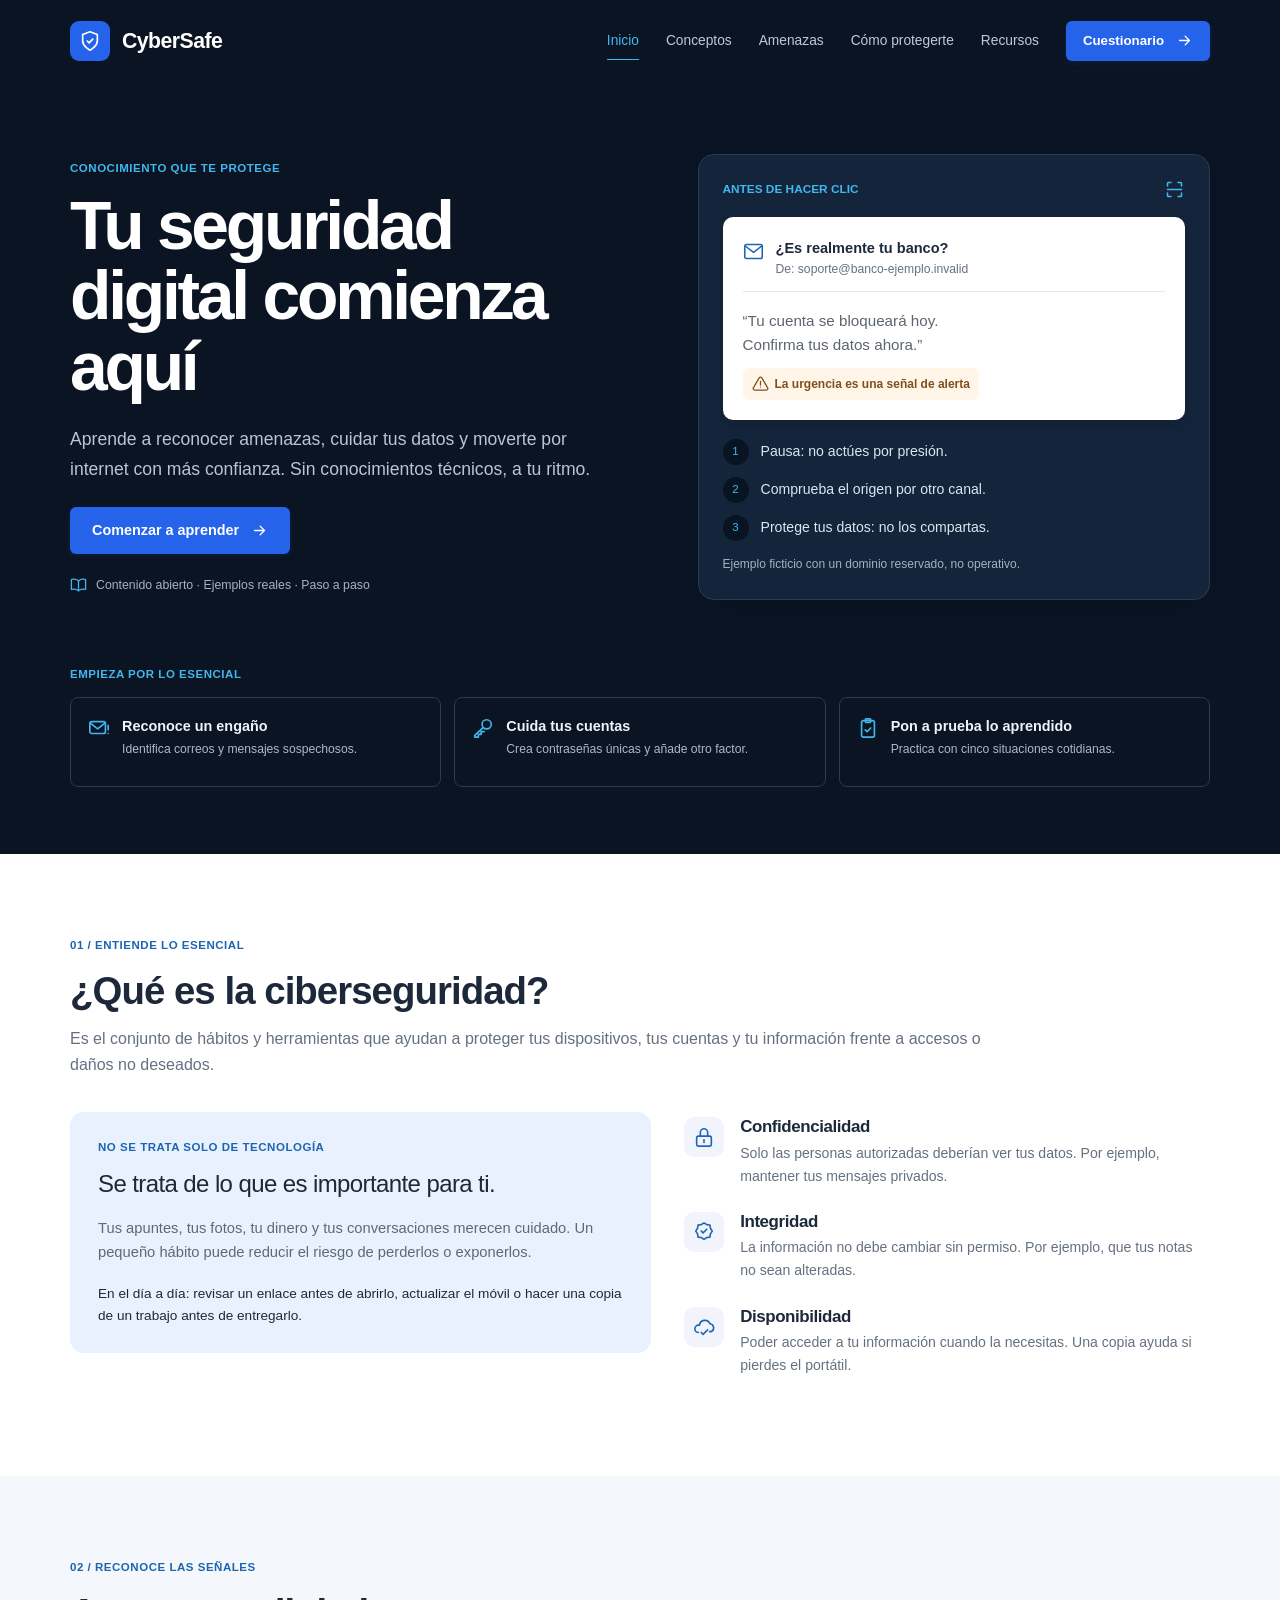
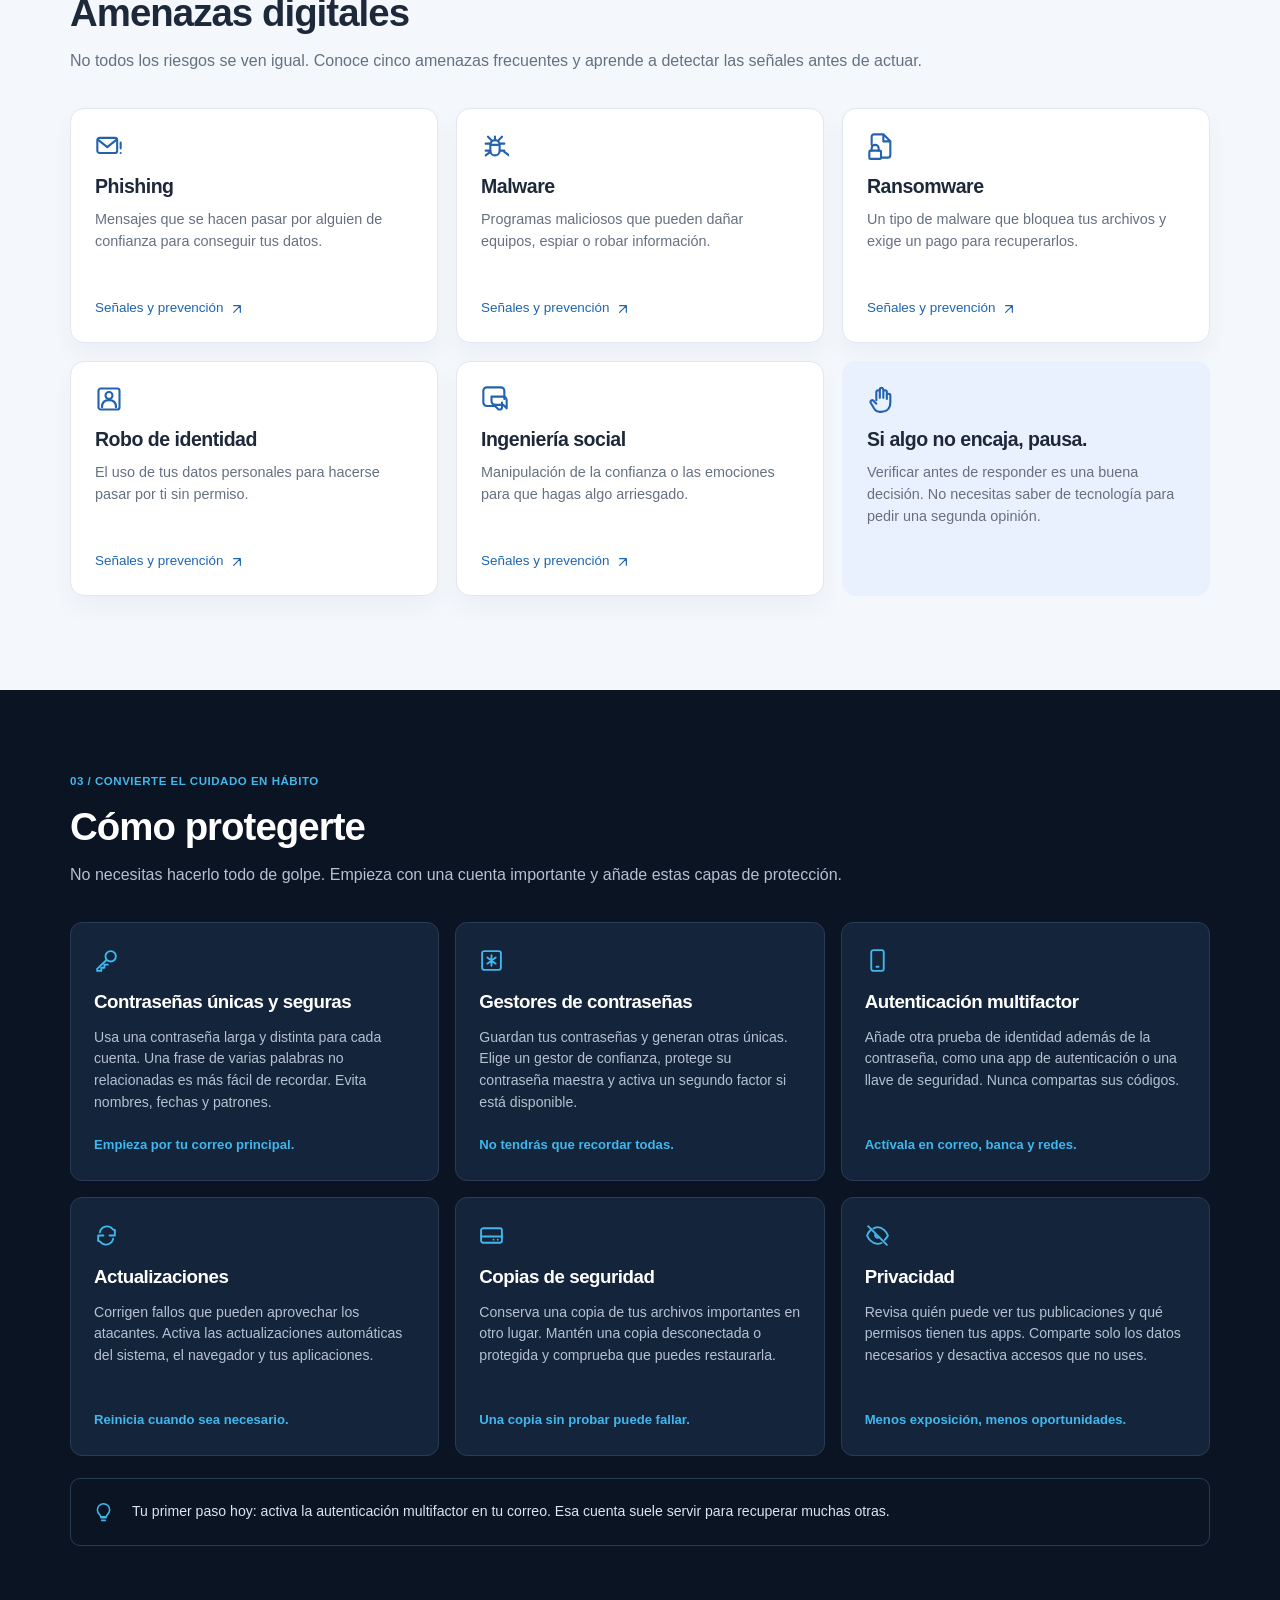
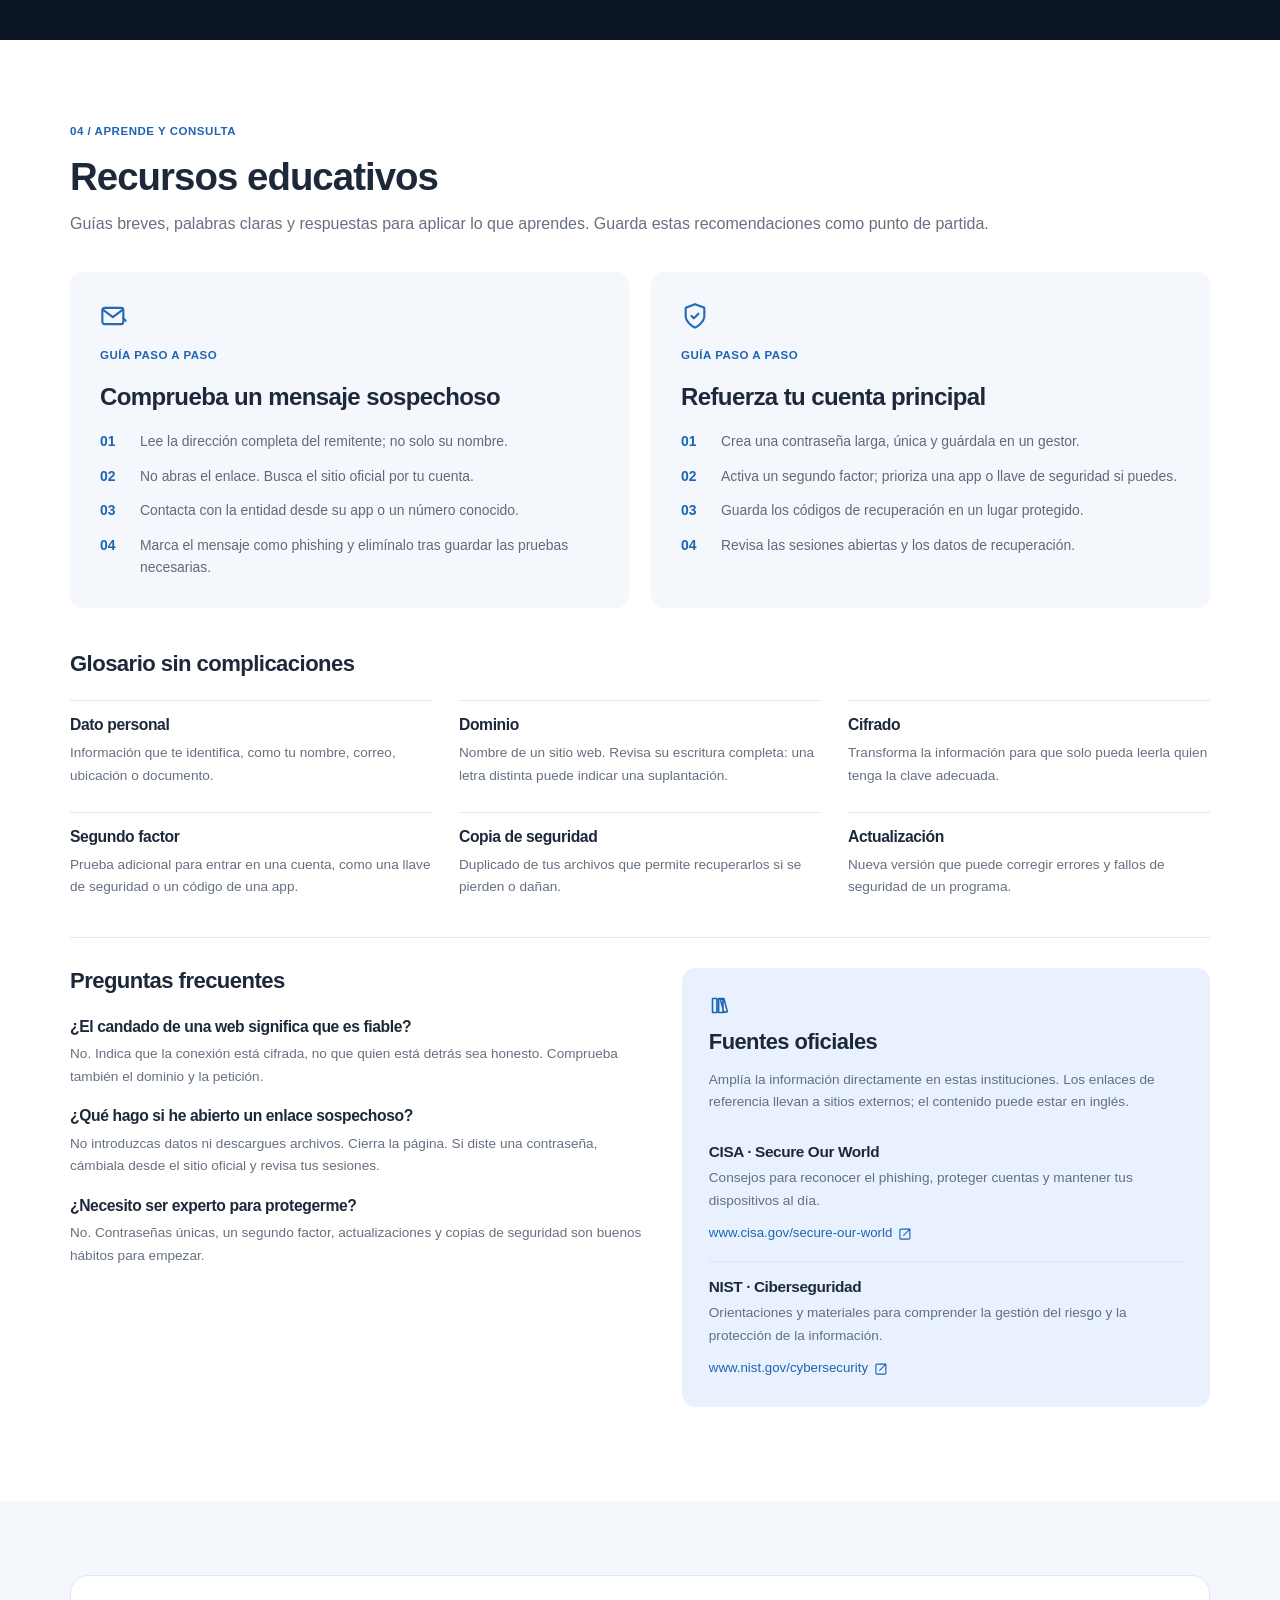
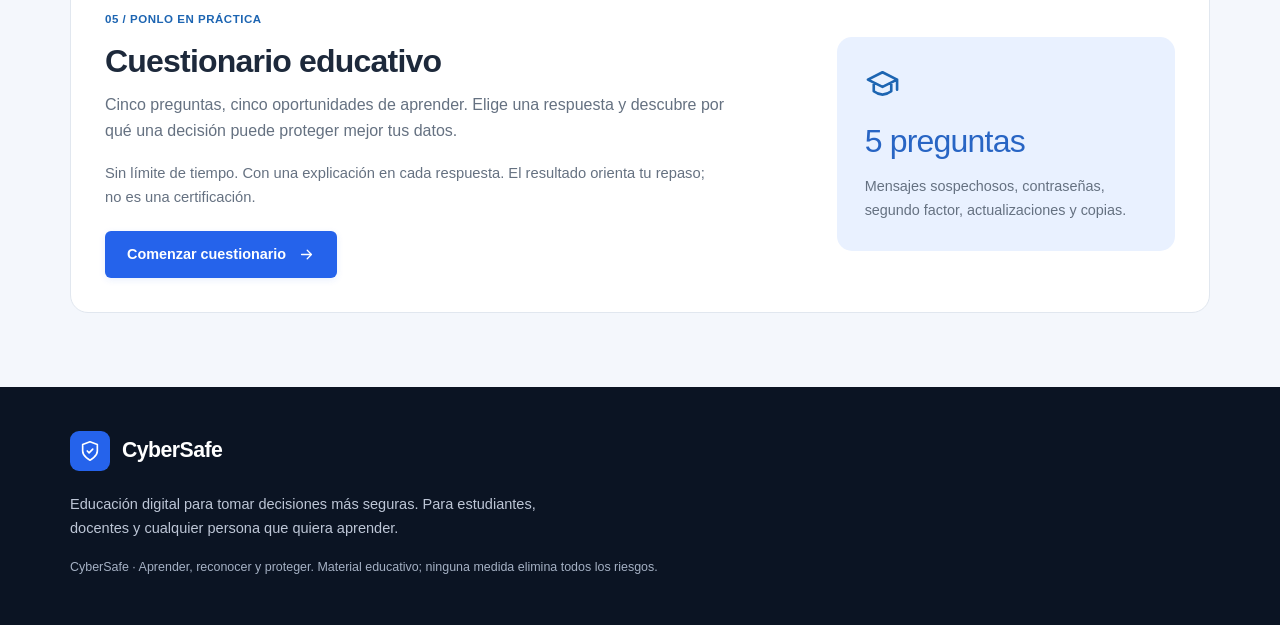
<file: index.html>
<!doctype html>
<html lang="es">
<head>
  <meta charset="utf-8">
  <meta name="viewport" content="width=device-width, initial-scale=1">
  <meta name="theme-color" content="#0b1423">
  <meta name="description" content="CyberSafe: aprende a reconocer amenazas digitales y a proteger tus cuentas y dispositivos con explicaciones sencillas.">
  <title>CyberSafe | Tu seguridad digital comienza aquí</title>
  <link rel="icon" href="assets/favicon.svg" type="image/svg+xml">
  <link rel="stylesheet" href="styles.css">
  <script defer src="script.js"></script>
</head>
<body data-page="home">
  <header class="site-header" id="inicio">
    <nav class="nav-wrap container" aria-label="Navegación principal">
      <a href="index.html" class="brand" aria-label="CyberSafe - Inicio">
        <span class="brand-icon" data-icon="shield-check" aria-hidden="true"></span>
        <span>CyberSafe</span>
      </a>
      <div class="nav-links">
        <a class="active" href="#inicio">Inicio</a>
        <a href="#conceptos">Conceptos</a>
        <a href="#amenazas">Amenazas</a>
        <a href="#protegerte">Cómo protegerte</a>
        <a href="#recursos">Recursos</a>
        <a class="btn btn-primary btn-sm" href="cuestionario.html">Cuestionario <span data-icon="arrow-right"></span></a>
      </div>
      <button class="menu-toggle" type="button" aria-label="Abrir menú" aria-controls="mobile-menu" aria-expanded="false"><span data-icon="menu"></span></button>
    </nav>
  </header>

  <main>
    <section class="hero" aria-labelledby="hero-title">
      <div class="container">
        <div class="hero-layout">
          <div class="hero-copy">
            <p class="eyebrow cyan">CONOCIMIENTO QUE TE PROTEGE</p>
            <h1 id="hero-title">Tu seguridad<br class="desktop-break"> digital comienza aquí</h1>
            <p class="hero-description">Aprende a reconocer amenazas, cuidar tus datos y moverte por internet con más confianza. Sin conocimientos técnicos, a tu ritmo.</p>
            <a href="#conceptos" class="btn btn-primary btn-hero">Comenzar a aprender <span data-icon="arrow-right"></span></a>
            <p class="hero-caption"><span data-icon="book-open"></span> Contenido abierto · Ejemplos reales · Paso a paso</p>
          </div>
          <div class="scam-panel">
            <div class="scam-panel-heading"><span>ANTES DE HACER CLIC</span><span data-icon="scan-line" aria-hidden="true"></span></div>
            <div class="fake-email">
              <div class="email-heading"><span data-icon="mail"></span><div><strong>¿Es realmente tu banco?</strong><small>De: soporte@banco-ejemplo.invalid</small></div></div>
              <div class="email-body">“Tu cuenta se bloqueará hoy.<br>Confirma tus datos ahora.”</div>
              <span class="warning-chip"><span data-icon="alert-triangle"></span> La urgencia es una señal de alerta</span>
            </div>
            <ol class="scam-steps">
              <li><span>1</span> Pausa: no actúes por presión.</li>
              <li><span>2</span> Comprueba el origen por otro canal.</li>
              <li><span>3</span> Protege tus datos: no los compartas.</li>
            </ol>
            <p class="fine-print">Ejemplo ficticio con un dominio reservado, no operativo.</p>
          </div>
        </div>
        <div class="hero-essentials">
          <p class="eyebrow cyan">EMPIEZA POR LO ESENCIAL</p>
          <div class="essentials-grid">
            <a href="amenaza.html?tipo=phishing" class="essential-card"><span data-icon="mail-warning"></span><span><strong>Reconoce un engaño</strong><small>Identifica correos y mensajes sospechosos.</small></span></a>
            <a href="#protegerte" class="essential-card"><span data-icon="key-round"></span><span><strong>Cuida tus cuentas</strong><small>Crea contraseñas únicas y añade otro factor.</small></span></a>
            <a href="cuestionario.html" class="essential-card"><span data-icon="clipboard-check"></span><span><strong>Pon a prueba lo aprendido</strong><small>Practica con cinco situaciones cotidianas.</small></span></a>
          </div>
        </div>
      </div>
    </section>

    <section class="section section-white" id="conceptos" aria-labelledby="conceptos-title">
      <div class="container">
        <p class="eyebrow">01 / ENTIENDE LO ESENCIAL</p>
        <h2 id="conceptos-title">¿Qué es la ciberseguridad?</h2>
        <p class="section-subtitle">Es el conjunto de hábitos y herramientas que ayudan a proteger tus dispositivos, tus cuentas y tu información frente a accesos o daños no deseados.</p>
        <div class="concepts-grid">
          <div class="concept-feature">
            <p class="eyebrow">NO SE TRATA SOLO DE TECNOLOGÍA</p>
            <h3>Se trata de lo que es importante para ti.</h3>
            <p>Tus apuntes, tus fotos, tu dinero y tus conversaciones merecen cuidado. Un pequeño hábito puede reducir el riesgo de perderlos o exponerlos.</p>
            <p class="concept-tip">En el día a día: revisar un enlace antes de abrirlo, actualizar el móvil o hacer una copia de un trabajo antes de entregarlo.</p>
          </div>
          <div class="concept-list">
            <div class="concept-item"><span class="concept-icon" data-icon="lock-keyhole"></span><div><h3>Confidencialidad</h3><p>Solo las personas autorizadas deberían ver tus datos. Por ejemplo, mantener tus mensajes privados.</p></div></div>
            <div class="concept-item"><span class="concept-icon" data-icon="badge-check"></span><div><h3>Integridad</h3><p>La información no debe cambiar sin permiso. Por ejemplo, que tus notas no sean alteradas.</p></div></div>
            <div class="concept-item"><span class="concept-icon" data-icon="cloud-check"></span><div><h3>Disponibilidad</h3><p>Poder acceder a tu información cuando la necesitas. Una copia ayuda si pierdes el portátil.</p></div></div>
          </div>
        </div>
      </div>
    </section>

    <section class="section section-muted" id="amenazas" aria-labelledby="amenazas-title">
      <div class="container">
        <p class="eyebrow">02 / RECONOCE LAS SEÑALES</p>
        <h2 id="amenazas-title">Amenazas digitales</h2>
        <p class="section-subtitle">No todos los riesgos se ven igual. Conoce cinco amenazas frecuentes y aprende a detectar las señales antes de actuar.</p>
        <div class="threat-grid">
          <a class="threat-card" href="amenaza.html?tipo=phishing"><span class="card-icon" data-icon="mail-warning"></span><h3>Phishing</h3><p>Mensajes que se hacen pasar por alguien de confianza para conseguir tus datos.</p><span class="card-link">Señales y prevención <span data-icon="arrow-up-right"></span></span></a>
          <a class="threat-card" href="amenaza.html?tipo=malware"><span class="card-icon" data-icon="bug"></span><h3>Malware</h3><p>Programas maliciosos que pueden dañar equipos, espiar o robar información.</p><span class="card-link">Señales y prevención <span data-icon="arrow-up-right"></span></span></a>
          <a class="threat-card" href="amenaza.html?tipo=ransomware"><span class="card-icon" data-icon="file-lock-2"></span><h3>Ransomware</h3><p>Un tipo de malware que bloquea tus archivos y exige un pago para recuperarlos.</p><span class="card-link">Señales y prevención <span data-icon="arrow-up-right"></span></span></a>
          <a class="threat-card" href="amenaza.html?tipo=identidad"><span class="card-icon" data-icon="contact-round"></span><h3>Robo de identidad</h3><p>El uso de tus datos personales para hacerse pasar por ti sin permiso.</p><span class="card-link">Señales y prevención <span data-icon="arrow-up-right"></span></span></a>
          <a class="threat-card" href="amenaza.html?tipo=ingenieria"><span class="card-icon" data-icon="messages-square"></span><h3>Ingeniería social</h3><p>Manipulación de la confianza o las emociones para que hagas algo arriesgado.</p><span class="card-link">Señales y prevención <span data-icon="arrow-up-right"></span></span></a>
          <div class="threat-pause"><span class="card-icon" data-icon="hand"></span><h3>Si algo no encaja, pausa.</h3><p>Verificar antes de responder es una buena decisión. No necesitas saber de tecnología para pedir una segunda opinión.</p></div>
        </div>
      </div>
    </section>

    <section class="section section-dark" id="protegerte" aria-labelledby="proteccion-title">
      <div class="container">
        <p class="eyebrow cyan">03 / CONVIERTE EL CUIDADO EN HÁBITO</p>
        <h2 id="proteccion-title">Cómo protegerte</h2>
        <p class="section-subtitle">No necesitas hacerlo todo de golpe. Empieza con una cuenta importante y añade estas capas de protección.</p>
        <div class="protection-grid">
          <article class="protection-card"><span data-icon="key-round"></span><h3>Contraseñas únicas y seguras</h3><p>Usa una contraseña larga y distinta para cada cuenta. Una frase de varias palabras no relacionadas es más fácil de recordar. Evita nombres, fechas y patrones.</p><strong>Empieza por tu correo principal.</strong></article>
          <article class="protection-card"><span data-icon="square-asterisk"></span><h3>Gestores de contraseñas</h3><p>Guardan tus contraseñas y generan otras únicas. Elige un gestor de confianza, protege su contraseña maestra y activa un segundo factor si está disponible.</p><strong>No tendrás que recordar todas.</strong></article>
          <article class="protection-card"><span data-icon="smartphone"></span><h3>Autenticación multifactor</h3><p>Añade otra prueba de identidad además de la contraseña, como una app de autenticación o una llave de seguridad. Nunca compartas sus códigos.</p><strong>Actívala en correo, banca y redes.</strong></article>
          <article class="protection-card"><span data-icon="refresh-cw"></span><h3>Actualizaciones</h3><p>Corrigen fallos que pueden aprovechar los atacantes. Activa las actualizaciones automáticas del sistema, el navegador y tus aplicaciones.</p><strong>Reinicia cuando sea necesario.</strong></article>
          <article class="protection-card"><span data-icon="hard-drive"></span><h3>Copias de seguridad</h3><p>Conserva una copia de tus archivos importantes en otro lugar. Mantén una copia desconectada o protegida y comprueba que puedes restaurarla.</p><strong>Una copia sin probar puede fallar.</strong></article>
          <article class="protection-card"><span data-icon="eye-off"></span><h3>Privacidad</h3><p>Revisa quién puede ver tus publicaciones y qué permisos tienen tus apps. Comparte solo los datos necesarios y desactiva accesos que no uses.</p><strong>Menos exposición, menos oportunidades.</strong></article>
        </div>
        <div class="protection-reminder"><span data-icon="lightbulb"></span><p>Tu primer paso hoy: activa la autenticación multifactor en tu correo. Esa cuenta suele servir para recuperar muchas otras.</p></div>
      </div>
    </section>

    <section class="section section-white" id="recursos" aria-labelledby="recursos-title">
      <div class="container">
        <p class="eyebrow">04 / APRENDE Y CONSULTA</p>
        <h2 id="recursos-title">Recursos educativos</h2>
        <p class="section-subtitle">Guías breves, palabras claras y respuestas para aplicar lo que aprendes. Guarda estas recomendaciones como punto de partida.</p>
        <div class="guides-grid">
          <article class="guide-card"><span data-icon="mail-check"></span><p class="eyebrow">GUÍA PASO A PASO</p><h3>Comprueba un mensaje sospechoso</h3><ol class="numbered-guide"><li>Lee la dirección completa del remitente; no solo su nombre.</li><li>No abras el enlace. Busca el sitio oficial por tu cuenta.</li><li>Contacta con la entidad desde su app o un número conocido.</li><li>Marca el mensaje como phishing y elimínalo tras guardar las pruebas necesarias.</li></ol></article>
          <article class="guide-card"><span data-icon="shield-check"></span><p class="eyebrow">GUÍA PASO A PASO</p><h3>Refuerza tu cuenta principal</h3><ol class="numbered-guide"><li>Crea una contraseña larga, única y guárdala en un gestor.</li><li>Activa un segundo factor; prioriza una app o llave de seguridad si puedes.</li><li>Guarda los códigos de recuperación en un lugar protegido.</li><li>Revisa las sesiones abiertas y los datos de recuperación.</li></ol></article>
        </div>
        <div class="resource-subsection">
          <h3>Glosario sin complicaciones</h3>
          <div class="glossary-grid">
            <div><h4>Dato personal</h4><p>Información que te identifica, como tu nombre, correo, ubicación o documento.</p></div>
            <div><h4>Dominio</h4><p>Nombre de un sitio web. Revisa su escritura completa: una letra distinta puede indicar una suplantación.</p></div>
            <div><h4>Cifrado</h4><p>Transforma la información para que solo pueda leerla quien tenga la clave adecuada.</p></div>
            <div><h4>Segundo factor</h4><p>Prueba adicional para entrar en una cuenta, como una llave de seguridad o un código de una app.</p></div>
            <div><h4>Copia de seguridad</h4><p>Duplicado de tus archivos que permite recuperarlos si se pierden o dañan.</p></div>
            <div><h4>Actualización</h4><p>Nueva versión que puede corregir errores y fallos de seguridad de un programa.</p></div>
          </div>
        </div>
        <div class="resource-bottom">
          <div class="faq">
            <h3>Preguntas frecuentes</h3>
            <div><h4>¿El candado de una web significa que es fiable?</h4><p>No. Indica que la conexión está cifrada, no que quien está detrás sea honesto. Comprueba también el dominio y la petición.</p></div>
            <div><h4>¿Qué hago si he abierto un enlace sospechoso?</h4><p>No introduzcas datos ni descargues archivos. Cierra la página. Si diste una contraseña, cámbiala desde el sitio oficial y revisa tus sesiones.</p></div>
            <div><h4>¿Necesito ser experto para protegerme?</h4><p>No. Contraseñas únicas, un segundo factor, actualizaciones y copias de seguridad son buenos hábitos para empezar.</p></div>
          </div>
          <aside class="sources-card"><span data-icon="library-big"></span><h3>Fuentes oficiales</h3><p>Amplía la información directamente en estas instituciones. Los enlaces de referencia llevan a sitios externos; el contenido puede estar en inglés.</p>
            <div class="source"><h4>CISA · Secure Our World</h4><p>Consejos para reconocer el phishing, proteger cuentas y mantener tus dispositivos al día.</p><a href="https://www.cisa.gov/secure-our-world" target="_blank" rel="noopener noreferrer">www.cisa.gov/secure-our-world <span data-icon="external-link"></span></a></div>
            <div class="source"><h4>NIST · Ciberseguridad</h4><p>Orientaciones y materiales para comprender la gestión del riesgo y la protección de la información.</p><a href="https://www.nist.gov/cybersecurity" target="_blank" rel="noopener noreferrer">www.nist.gov/cybersecurity <span data-icon="external-link"></span></a></div>
          </aside>
        </div>
      </div>
    </section>

    <section class="section section-muted section-quiz-cta" aria-labelledby="cta-title">
      <div class="container"><div class="quiz-cta">
        <div><p class="eyebrow">05 / PONLO EN PRÁCTICA</p><h2 id="cta-title">Cuestionario educativo</h2><p>Cinco preguntas, cinco oportunidades de aprender. Elige una respuesta y descubre por qué una decisión puede proteger mejor tus datos.</p><p class="cta-note">Sin límite de tiempo. Con una explicación en cada respuesta. El resultado orienta tu repaso; no es una certificación.</p><a class="btn btn-primary" href="cuestionario.html">Comenzar cuestionario <span data-icon="arrow-right"></span></a></div>
        <div class="cta-illustration"><span data-icon="graduation-cap"></span><strong>5 preguntas</strong><p>Mensajes sospechosos, contraseñas, segundo factor, actualizaciones y copias.</p></div>
      </div></div>
    </section>
  </main>

  <footer class="site-footer"><div class="container"><a href="index.html" class="brand"><span class="brand-icon" data-icon="shield-check"></span><span>CyberSafe</span></a><p>Educación digital para tomar decisiones más seguras. Para estudiantes, docentes y cualquier persona que quiera aprender.</p><small>CyberSafe · Aprender, reconocer y proteger. Material educativo; ninguna medida elimina todos los riesgos.</small></div></footer>
  <div class="mobile-overlay" hidden></div>
  <aside class="mobile-menu" id="mobile-menu" aria-label="Menú móvil" aria-hidden="true">
    <div class="mobile-menu-top"><a href="index.html" class="brand"><span class="brand-icon" data-icon="shield-check"></span><span>CyberSafe</span></a><button type="button" class="mobile-close" aria-label="Cerrar menú"><span data-icon="x"></span></button></div>
    <p class="eyebrow cyan">EXPLORA CYBERSAFE</p>
    <nav class="mobile-nav" aria-label="Navegación móvil"><a href="index.html#inicio" data-nav="inicio"><span data-icon="house"></span> Inicio</a><a href="index.html#conceptos" data-nav="conceptos"><span data-icon="arrow-right"></span> ¿Qué es la ciberseguridad?</a><a href="index.html#amenazas" data-nav="amenazas"><span data-icon="arrow-right"></span> Amenazas digitales</a><a href="index.html#protegerte" data-nav="protegerte"><span data-icon="arrow-right"></span> Cómo protegerte</a><a href="index.html#recursos" data-nav="recursos"><span data-icon="arrow-right"></span> Recursos educativos</a><a class="btn btn-primary" href="cuestionario.html">Cuestionario educativo <span data-icon="arrow-right"></span></a></nav>
    <p>Aprende a reconocer amenazas y a proteger tus datos, paso a paso y sin jerga.</p>
  </aside>
</body>
</html>
</file>
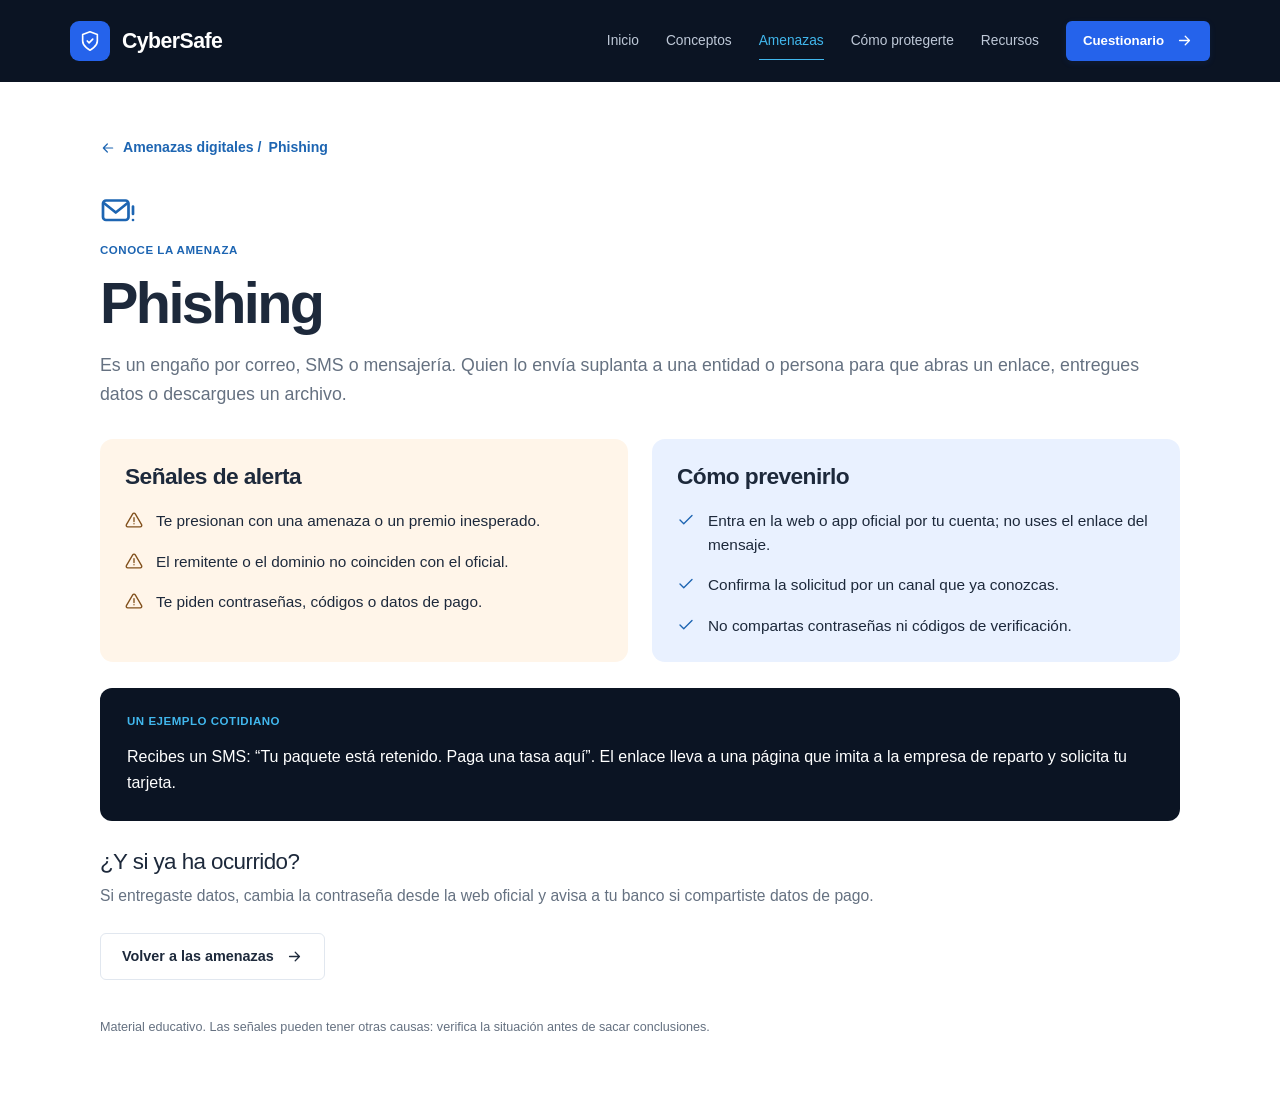
<file: amenaza.html>
<!doctype html>
<html lang="es">
<head>
  <meta charset="utf-8">
  <meta name="viewport" content="width=device-width,initial-scale=1">
  <meta name="theme-color" content="#0b1423">
  <title>Amenazas digitales | CyberSafe</title>
  <link rel="icon" href="assets/favicon.svg" type="image/svg+xml">
  <link rel="stylesheet" href="styles.css">
  <script defer src="script.js"></script>
</head>
<body data-page="detail">
  <header class="site-header">
    <nav class="nav-wrap container" aria-label="Navegación principal">
      <a class="brand" href="index.html"><span class="brand-icon" data-icon="shield-check"></span><span>CyberSafe</span></a>
      <div class="nav-links"><a href="index.html#inicio">Inicio</a><a href="index.html#conceptos">Conceptos</a><a class="active" href="index.html#amenazas">Amenazas</a><a href="index.html#protegerte">Cómo protegerte</a><a href="index.html#recursos">Recursos</a><a class="btn btn-primary btn-sm" href="cuestionario.html">Cuestionario <span data-icon="arrow-right"></span></a></div>
      <button class="menu-toggle" type="button" aria-label="Abrir menú" aria-controls="mobile-menu" aria-expanded="false"><span data-icon="menu"></span></button>
    </nav>
  </header>
  <main class="detail-main">
    <div class="container" id="threat-detail" aria-live="polite">
      <a href="index.html#amenazas" class="back-link"><span data-icon="arrow-left"></span> Amenazas digitales / <span id="breadcrumb-label">Phishing</span></a>
      <div class="detail-head"><span id="detail-icon" data-icon="mail-warning"></span><p class="eyebrow">CONOCE LA AMENAZA</p><h1 id="detail-title">Phishing</h1><p class="detail-description" id="detail-description">Es un engaño por correo, SMS o mensajería.</p></div>
      <div class="detail-columns"><section class="detail-box alert" aria-labelledby="alert-title"><h2 id="alert-title">Señales de alerta</h2><ul class="icon-list" id="alert-list"></ul></section><section class="detail-box prevent" aria-labelledby="prevent-title"><h2 id="prevent-title">Cómo prevenirlo</h2><ul class="icon-list" id="prevent-list"></ul></section></div>
      <div class="daily-example"><p class="eyebrow">UN EJEMPLO COTIDIANO</p><p id="detail-example"></p></div>
      <section class="after-incident"><h2>¿Y si ya ha ocurrido?</h2><p id="detail-recovery"></p></section>
      <a href="index.html#amenazas" class="btn btn-outline">Volver a las amenazas <span data-icon="arrow-right"></span></a>
      <p class="disclaimer">Material educativo. Las señales pueden tener otras causas: verifica la situación antes de sacar conclusiones.</p>
    </div>
  </main>
  <div class="mobile-overlay" hidden></div>
  <aside class="mobile-menu" id="mobile-menu" aria-label="Menú móvil" aria-hidden="true">
    <div class="mobile-menu-top"><a href="index.html" class="brand"><span class="brand-icon" data-icon="shield-check"></span><span>CyberSafe</span></a><button type="button" class="mobile-close" aria-label="Cerrar menú"><span data-icon="x"></span></button></div>
    <p class="eyebrow cyan">EXPLORA CYBERSAFE</p>
    <nav class="mobile-nav" aria-label="Navegación móvil"><a href="index.html#inicio" data-nav="inicio"><span data-icon="house"></span> Inicio</a><a href="index.html#conceptos" data-nav="conceptos"><span data-icon="arrow-right"></span> ¿Qué es la ciberseguridad?</a><a href="index.html#amenazas" data-nav="amenazas"><span data-icon="arrow-right"></span> Amenazas digitales</a><a href="index.html#protegerte" data-nav="protegerte"><span data-icon="arrow-right"></span> Cómo protegerte</a><a href="index.html#recursos" data-nav="recursos"><span data-icon="arrow-right"></span> Recursos educativos</a><a class="btn btn-primary" href="cuestionario.html">Cuestionario educativo <span data-icon="arrow-right"></span></a></nav>
    <p>Aprende a reconocer amenazas y a proteger tus datos, paso a paso y sin jerga.</p>
  </aside>
</body>
</html>
</file>
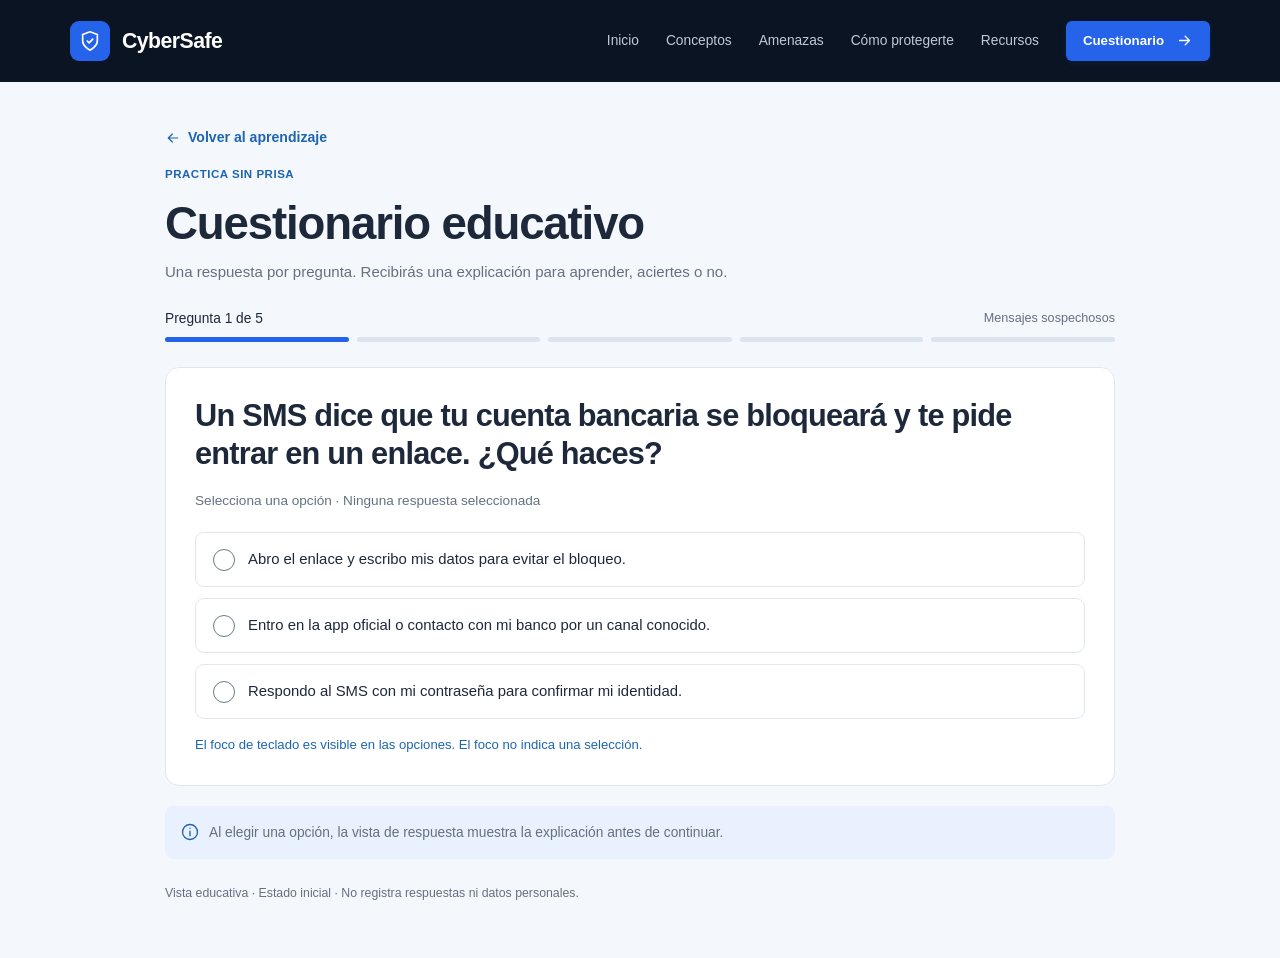
<file: cuestionario.html>
<!doctype html>
<html lang="es">
<head>
  <meta charset="utf-8">
  <meta name="viewport" content="width=device-width,initial-scale=1">
  <meta name="theme-color" content="#0b1423">
  <title>Cuestionario educativo | CyberSafe</title>
  <link rel="icon" href="assets/favicon.svg" type="image/svg+xml">
  <link rel="stylesheet" href="styles.css">
  <script defer src="script.js"></script>
</head>
<body data-page="quiz">
  <header class="site-header">
    <nav class="nav-wrap container" aria-label="Navegación principal">
      <a class="brand" href="index.html"><span class="brand-icon" data-icon="shield-check"></span><span>CyberSafe</span></a>
      <div class="nav-links"><a href="index.html#inicio">Inicio</a><a href="index.html#conceptos">Conceptos</a><a href="index.html#amenazas">Amenazas</a><a href="index.html#protegerte">Cómo protegerte</a><a href="index.html#recursos">Recursos</a><a class="btn btn-primary btn-sm" href="cuestionario.html" aria-current="page">Cuestionario <span data-icon="arrow-right"></span></a></div>
      <button class="menu-toggle" type="button" aria-label="Abrir menú" aria-controls="mobile-menu" aria-expanded="false"><span data-icon="menu"></span></button>
    </nav>
  </header>
  <main class="quiz-page"><div class="container">
    <a class="back-link" href="index.html#recursos"><span data-icon="arrow-left"></span> Volver al aprendizaje</a>
    <p class="eyebrow">PRACTICA SIN PRISA</p>
    <h1 id="quiz-page-title">Cuestionario educativo</h1>
    <p class="quiz-intro" id="quiz-intro">Una respuesta por pregunta. Recibirás una explicación para aprender, aciertes o no.</p>
    <div id="quiz-content" aria-live="polite"></div>
    <p class="quiz-footnote" id="quiz-footnote">Esta actividad es educativa · No registra respuestas ni datos personales.</p>
  </div></main>
  <div class="mobile-overlay" hidden></div>
  <aside class="mobile-menu" id="mobile-menu" aria-label="Menú móvil" aria-hidden="true">
    <div class="mobile-menu-top"><a href="index.html" class="brand"><span class="brand-icon" data-icon="shield-check"></span><span>CyberSafe</span></a><button type="button" class="mobile-close" aria-label="Cerrar menú"><span data-icon="x"></span></button></div>
    <p class="eyebrow cyan">EXPLORA CYBERSAFE</p>
    <nav class="mobile-nav" aria-label="Navegación móvil"><a href="index.html#inicio" data-nav="inicio"><span data-icon="house"></span> Inicio</a><a href="index.html#conceptos" data-nav="conceptos"><span data-icon="arrow-right"></span> ¿Qué es la ciberseguridad?</a><a href="index.html#amenazas" data-nav="amenazas"><span data-icon="arrow-right"></span> Amenazas digitales</a><a href="index.html#protegerte" data-nav="protegerte"><span data-icon="arrow-right"></span> Cómo protegerte</a><a href="index.html#recursos" data-nav="recursos"><span data-icon="arrow-right"></span> Recursos educativos</a><a class="btn btn-primary" href="cuestionario.html">Cuestionario educativo <span data-icon="arrow-right"></span></a></nav>
    <p>Aprende a reconocer amenazas y a proteger tus datos, paso a paso y sin jerga.</p>
  </aside>
</body>
</html>
</file>
<file: styles.css>
/* CyberSafe · Estilos principales basados en las capturas del diseño de Figma.
   Sin librerías ni recursos externos: funciona sin conexión a Internet. */
:root {
  --ink: #0b1423;
  --ink-soft: #14243a;
  --ink-border: #293b56;
  --text: #1d293b;
  --muted: #657181;
  --blue: #2563eb;
  --blue-dark: #1854cb;
  --link: #1d65b2;
  --cyan: #41b7ed;
  --panel: #e9f1ff;
  --surface: #f4f7fc;
  --line: #e1e7ef;
  --warning: #fff5e9;
  --warning-ink: #81501c;
  --success: #e9f9f1;
  --success-ink: #17654e;
  --radius: 14px;
  --shadow: 0 12px 24px rgba(20,34,58,.04);
}
*,*::before,*::after { box-sizing:border-box }
html { scroll-behavior:smooth; scroll-padding-top:80px }
body { margin:0; color:var(--text); font-family:Inter,"Segoe UI",Arial,Helvetica,sans-serif; line-height:1.55; -webkit-font-smoothing:antialiased; background:#fff }
body.menu-open { overflow:hidden }
a { color:inherit; text-decoration:none }
button { font:inherit; cursor:pointer }
button:disabled { cursor:not-allowed; opacity:.65 }
svg { display:block; width:100%; height:100% }
.icon { width:21px; height:21px; display:inline-flex; flex:none; vertical-align:middle }
.icon svg { stroke:currentColor; stroke-width:1.8; stroke-linecap:round; stroke-linejoin:round; fill:none }
.container { width:min(100% - 64px,1140px); margin-inline:auto }
:focus-visible { outline:3px solid var(--cyan); outline-offset:3px }
section[id] { scroll-margin-top:75px }
.eyebrow { font-size:.72rem; font-weight:800; letter-spacing:.045em; text-transform:uppercase; color:var(--link); margin:0 0 13px }
.eyebrow.cyan { color:var(--cyan) }
h1,h2,h3,h4,p { margin-top:0 }
h1,h2,h3,h4 { line-height:1.19; letter-spacing:-.025em }
h2 { font-size:clamp(1.8rem,3vw,2.55rem); margin:0 0 12px; font-weight:750 }
p { line-height:1.65 }
.section { padding:82px 0 94px }
.section-white { background:#fff }
.section-muted { background:var(--surface) }
.section-dark { background:var(--ink); color:#fff }
.section-subtitle { max-width:930px; color:var(--muted); margin:0 0 34px; font-size:1rem }
.section-dark .section-subtitle { color:#b5c0d0 }
.btn { border:1px solid transparent; background:transparent; border-radius:6px; display:inline-flex; align-items:center; justify-content:center; gap:12px; font-size:.9rem; font-weight:700; min-height:43px; padding:11px 21px; text-align:center; transition:background .2s,transform .2s,box-shadow .2s }
.btn:hover { transform:translateY(-1px) }
.btn .icon { width:17px; height:17px }
.btn-primary { background:var(--blue); color:white; box-shadow:0 2px 7px rgba(37,99,235,.1) }
.btn-primary:hover { background:var(--blue-dark) }
.btn-outline { color:var(--text); background:#fff; border-color:var(--line) }
.btn-outline:hover { background:#f7faff }
.btn-sm { font-size:.83rem; min-height:40px; padding:9px 16px }
/* Header */
.site-header { background:var(--ink); color:white; position:relative; z-index:30 }
.nav-wrap { height:82px; display:flex; align-items:center; justify-content:space-between; gap:28px }
.brand { display:inline-flex; align-items:center; gap:12px; font-size:1.33rem; font-weight:800; color:#fff; letter-spacing:-.025em; white-space:nowrap }
.brand-icon { display:grid; place-items:center; background:var(--blue); color:white; width:40px; height:40px; border-radius:9px; padding:9px }
.brand-icon .icon { width:100%; height:100% }
.nav-links { display:flex; align-items:center; gap:27px }
.nav-links>a:not(.btn) { color:#bfc9d8; font-size:.86rem; transition:color .2s; padding:8px 0 }
.nav-links>a:not(.btn):hover,.nav-links>a.active:not(.btn) { color:var(--cyan) }
.nav-links>a.active:not(.btn) { border-bottom:1px solid var(--cyan) }
.menu-toggle { display:none; width:44px; height:44px; align-items:center; justify-content:center; color:white; border:1px solid var(--ink-border); border-radius:7px; background:transparent }
.menu-toggle .icon { height:22px; width:22px }
/* Hero */
.hero { background:var(--ink); color:white; padding:72px 0 67px }
.hero-layout { display:grid; grid-template-columns:1.08fr 1fr; align-items:center; gap:74px }
.hero-copy h1 { font-size:clamp(2.6rem,5.3vw,4.85rem); font-weight:780; line-height:1.04; letter-spacing:-.048em; margin:0 0 21px; max-width:680px }
.hero-description { color:#b9c4d4; font-size:1.1rem; line-height:1.73; max-width:560px; margin-bottom:23px }
.btn-hero { min-width:206px }
.hero-caption { font-size:.77rem; color:#a5b2c4; display:flex; align-items:center; gap:9px; margin:21px 0 0 }
.hero-caption .icon { color:var(--cyan); width:17px; height:17px }
.scam-panel { background:var(--ink-soft); border:1px solid var(--ink-border); border-radius:16px; padding:24px; box-shadow:0 20px 40px rgba(0,0,0,.08) }
.scam-panel-heading { display:flex; align-items:center; justify-content:space-between; color:var(--cyan); font-size:.74rem; font-weight:700; margin-bottom:17px }
.scam-panel-heading .icon { width:21px; height:21px }
.fake-email { background:#fff; border-radius:10px; color:var(--text); padding:20px; box-shadow:0 5px 14px rgba(0,0,0,.13) }
.email-heading { display:flex; gap:12px; align-items:flex-start; border-bottom:1px solid var(--line); padding-bottom:13px }
.email-heading .icon { color:var(--link); margin-top:4px }
.email-heading strong { display:block; font-size:.91rem; font-weight:600 }
.email-heading small { display:block; color:var(--muted); font-size:.76rem; overflow-wrap:anywhere }
.email-body { padding:17px 0 11px; color:#5d6570; font-size:.95rem }
.warning-chip { background:var(--warning); color:var(--warning-ink); font-size:.75rem; font-weight:650; border-radius:6px; padding:7px 9px; display:inline-flex; align-items:center; gap:6px }
.warning-chip .icon { width:17px; height:17px }
.scam-steps { padding:0; list-style:none; margin:19px 0 14px; display:grid; gap:12px; color:#dce5f1; font-size:.88rem }
.scam-steps li { display:flex; align-items:center; gap:12px }
.scam-steps li span { background:#091422; border-radius:50%; width:26px; height:26px; display:grid; place-items:center; color:var(--cyan); flex:none; font-size:.72rem }
.fine-print { color:#a4b1c3; font-size:.75rem; margin:0 }
.hero-essentials { margin-top:65px }
.essentials-grid { display:grid; grid-template-columns:repeat(3,minmax(0,1fr)); gap:13px }
.essential-card { min-height:90px; padding:17px; border:1px solid var(--ink-border); border-radius:8px; display:flex; gap:12px; align-items:flex-start; transition:background .2s,border .2s }
.essential-card:hover { background:#17273d; border-color:#43627f }
.essential-card>.icon { flex:none; color:var(--cyan); width:22px; height:22px; margin-top:2px }
.essential-card strong { display:block; color:#f0f3f9; font-size:.9rem; font-weight:600; margin:0 0 4px }
.essential-card small { color:#acb9ca; font-size:.76rem; line-height:1.4; display:block }
/* Concepts */
.concepts-grid { display:grid; grid-template-columns:1.05fr .95fr; gap:33px; align-items:start }
.concept-feature { background:var(--panel); padding:26px 28px; border-radius:var(--radius) }
.concept-feature h3 { font-weight:500; font-size:1.5rem; margin-bottom:17px }
.concept-feature p:not(.eyebrow) { color:#5c697b; font-size:.92rem; margin-bottom:18px }
.concept-feature .concept-tip { color:var(--text)!important; margin:0!important; font-size:.85rem!important }
.concept-list { display:grid; gap:24px; padding:5px 0 }
.concept-item { display:flex; align-items:flex-start; gap:16px }
.concept-icon { display:grid; place-items:center; flex:none; background:#f1f5fb; border-radius:10px; height:40px; width:40px; color:#2366b4; padding:9px }
.concept-icon .icon { width:100%; height:100% }
.concept-item h3 { font-size:1.06rem; font-weight:550; margin:0 0 4px }
.concept-item p { font-size:.88rem; color:var(--muted); margin:0 }
/* Threat cards */
.threat-grid { display:grid; grid-template-columns:repeat(3,minmax(0,1fr)); gap:18px }
.threat-card,.threat-pause { min-height:235px; padding:23px 24px; border:1px solid var(--line); border-radius:var(--radius) }
.threat-card { background:#fff; display:flex; flex-direction:column; box-shadow:var(--shadow); transition:transform .2s,box-shadow .2s,border-color .2s }
.threat-card:hover { transform:translateY(-4px); box-shadow:0 12px 28px rgba(17,40,79,.1); border-color:#c7d8f1 }
.card-icon { color:#2262ae; width:28px; height:28px; display:inline-flex; margin-bottom:15px }
.card-icon .icon { width:100%; height:100% }
.threat-card h3,.threat-pause h3 { font-size:1.22rem; margin:0 0 9px; font-weight:650 }
.threat-card p,.threat-pause p { color:var(--muted); font-size:.9rem; line-height:1.55; margin:0 0 13px }
.card-link { color:var(--link); margin-top:auto; display:flex; align-items:center; gap:6px; font-size:.84rem; font-weight:500 }
.card-link .icon { height:16px; width:16px }
.threat-pause { background:var(--panel); border-color:transparent }
/* Protection */
.section-dark h2 { color:#fff }
.protection-grid { display:grid; grid-template-columns:repeat(3,minmax(0,1fr)); gap:16px }
.protection-card { background:var(--ink-soft); border:1px solid var(--ink-border); border-radius:12px; min-height:259px; padding:25px 23px; display:flex; flex-direction:column }
.protection-card>.icon { color:var(--cyan); margin-bottom:18px; height:25px; width:25px }
.protection-card h3 { font-size:1.17rem; font-weight:650; margin:0 0 13px }
.protection-card p { color:#b5c1d0; font-size:.88rem; margin:0 0 19px; line-height:1.55 }
.protection-card strong { display:block; color:var(--cyan); font-size:.82rem; font-weight:600; margin-top:auto }
.protection-reminder { display:flex; align-items:center; gap:18px; padding:21px 22px; margin-top:22px; border:1px solid var(--ink-border); border-radius:10px }
.protection-reminder .icon { color:var(--cyan); flex:none }
.protection-reminder p { margin:0; font-size:.88rem; color:#dbe4f0 }
/* Resources */
.guides-grid { display:grid; grid-template-columns:repeat(2,minmax(0,1fr)); gap:22px }
.guide-card { padding:30px; background:var(--surface); border-radius:13px }
.guide-card>.icon { color:#2369b8; height:28px; width:28px; margin-bottom:16px }
.guide-card .eyebrow { margin-bottom:18px }
.guide-card h3 { font-size:1.5rem; font-weight:550; margin-bottom:20px }
.numbered-guide { padding:0; margin:0; list-style:none; counter-reset:steps; display:grid; gap:13px }
.numbered-guide li { display:grid; grid-template-columns:28px 1fr; gap:12px; font-size:.87rem; color:#5e6a7a }
.numbered-guide li::before { counter-increment:steps; content:counter(steps,decimal-leading-zero); color:var(--link); font-weight:800 }
.resource-subsection { margin-top:43px }
.resource-subsection>h3,.faq>h3 { font-size:1.38rem; margin-bottom:23px }
.glossary-grid { display:grid; grid-template-columns:repeat(3,minmax(0,1fr)); column-gap:27px; row-gap:25px }
.glossary-grid>div { padding-top:15px; border-top:1px solid var(--line) }
.glossary-grid h4,.faq h4 { font-size:.98rem; margin:0 0 7px; font-weight:600 }
.glossary-grid p,.faq p { font-size:.85rem; color:var(--muted); margin:0 }
.resource-bottom { border-top:1px solid var(--line); margin-top:39px; padding-top:30px; display:grid; grid-template-columns:1.05fr .95fr; gap:28px; align-items:start }
.faq>div { margin-bottom:19px }
.sources-card { background:var(--panel); border-radius:14px; padding:27px }
.sources-card>.icon { color:var(--link); margin-bottom:13px }
.sources-card h3 { font-size:1.37rem; margin-bottom:13px }
.sources-card>p,.sources-card .source p { color:#607084; font-size:.85rem }
.source { padding:16px 0; border-bottom:1px solid #d9e5f5 }
.source:last-child { padding-bottom:0; border-bottom:0 }
.source h4 { font-size:.96rem; font-weight:550; margin-bottom:6px }
.source p { margin-bottom:8px }
.source a { display:inline-flex; align-items:center; gap:6px; font-size:.83rem; color:var(--link); overflow-wrap:anywhere }
.source a:hover { text-decoration:underline }
.source a .icon { height:15px; width:15px }
/* CTA */
.section-quiz-cta { padding-block:74px }
.quiz-cta { background:#fff; border:1px solid var(--line); border-radius:18px; padding:34px; display:grid; grid-template-columns:1.5fr .75fr; gap:55px; align-items:center }
.quiz-cta h2 { font-size:2rem }
.quiz-cta p:not(.eyebrow) { color:var(--muted); max-width:620px }
.quiz-cta .cta-note { font-size:.92rem; margin-bottom:22px }
.cta-illustration { border-radius:15px; background:var(--panel); padding:28px; display:flex; flex-direction:column; align-items:flex-start }
.cta-illustration>.icon { width:35px; height:35px; color:var(--link); margin-bottom:17px }
.cta-illustration strong { color:#2865c4; font-size:2rem; font-weight:500; letter-spacing:-.025em }
.cta-illustration p { margin:9px 0 0; font-size:.9rem }
/* Footer */
.site-footer { background:var(--ink); color:white; padding:44px 0 46px }
.site-footer .container { max-width:1140px }
.site-footer .brand { margin-bottom:21px }
.site-footer p { color:#bdc6d6; max-width:525px; font-size:.91rem }
.site-footer small { color:#a5b1c4; font-size:.78rem }
/* Detail page */
.detail-main { background:#fff; padding:55px 0 70px; min-height:calc(100vh - 82px) }
.detail-main .container { max-width:1080px }
.back-link { display:inline-flex; align-items:center; gap:7px; color:var(--link); font-size:.88rem; font-weight:600; margin-bottom:34px }
.back-link .icon { height:16px; width:16px }
.detail-head>.icon { color:var(--link); width:36px; height:36px; margin-bottom:12px }
.detail-head .eyebrow { margin-bottom:12px }
.detail-head h1 { margin:0 0 16px; font-size:clamp(2.5rem,4.5vw,3.75rem); line-height:1.1; letter-spacing:-.045em }
.detail-description { color:var(--muted); font-size:1.11rem; max-width:1050px; margin:0 0 29px }
.detail-columns { display:grid; grid-template-columns:repeat(2,minmax(0,1fr)); gap:24px }
.detail-box { padding:24px 25px; border-radius:13px }
.detail-box.alert { background:var(--warning) }
.detail-box.prevent { background:var(--panel) }
.detail-box h2 { font-size:1.42rem; margin:0 0 19px }
.icon-list { padding:0; margin:0; list-style:none; display:grid; gap:17px }
.icon-list li { display:flex; gap:13px; font-size:.96rem; align-items:flex-start; line-height:1.55 }
.icon-list .icon { width:18px; height:18px; margin-top:2px; flex:none }
.alert .icon-list .icon { color:var(--warning-ink) }
.prevent .icon-list .icon { color:var(--link) }
.daily-example { margin:26px 0 28px; padding:24px 27px; border-radius:12px; background:var(--ink); color:white }
.daily-example .eyebrow { color:var(--cyan) }
.daily-example p:last-child { margin:0; font-size:1rem; line-height:1.65 }
.after-incident h2 { font-size:1.4rem; font-weight:500; margin:0 0 8px }
.after-incident p { color:var(--muted); font-size:.98rem; margin-bottom:24px }
.disclaimer { color:var(--muted); font-size:.79rem; margin:37px 0 0 }
/* Quiz */
.quiz-page { background:var(--surface); min-height:calc(100vh - 82px); padding:45px 0 55px }
.quiz-page .container { max-width:950px }
.quiz-page .back-link { margin-bottom:16px }
.quiz-page h1 { font-size:clamp(2rem,4vw,2.85rem); margin:0 0 9px }
.quiz-intro { color:var(--muted); margin:0 0 23px; font-size:.94rem }
.progress-heading { display:flex; align-items:center; justify-content:space-between; gap:16px; font-size:.86rem; margin-bottom:8px }
.progress-heading span:last-child { color:var(--muted); font-size:.79rem }
.progress-track { display:grid; grid-template-columns:repeat(5,1fr); gap:8px; margin-bottom:25px }
.progress-track>span { height:5px; background:#dce4ee; border-radius:10px }
.progress-track>span.filled { background:var(--blue) }
.question-card { background:#fff; border:1px solid var(--line); padding:29px; border-radius:14px }
.question-card h2 { font-size:clamp(1.45rem,2.4vw,1.93rem); margin:0 0 17px; line-height:1.23 }
.answer-status { font-size:.85rem; color:var(--muted); margin:0 0 20px }
.answer-options { display:grid; gap:11px }
.answer-option { display:flex; width:100%; text-align:left; align-items:flex-start; gap:13px; padding:15px 17px; background:white; border:1px solid var(--line); border-radius:9px; font-weight:400; color:var(--text); font-size:.93rem; transition:border-color .2s,background .2s; line-height:1.5 }
.answer-option:hover:not(:disabled) { border-color:#9bb6d6; background:#fafdff }
.answer-option:focus-visible { outline:3px solid #3892eb; outline-offset:2px }
.answer-option .answer-marker { height:22px; width:22px; flex:none; margin-top:1px; border:1.7px solid #697b87; border-radius:50%; display:grid; place-items:center }
.answer-option .answer-marker .icon { width:16px; height:16px }
.answer-option .answer-copy { flex:1 }
.answer-option .answer-copy strong { font-weight:650 }
.answer-option .answer-copy small { display:block; font-size:.79rem; margin-top:6px; color:inherit }
.answer-option.correct { background:var(--success); border-color:var(--success-ink); box-shadow:inset 0 0 0 1px var(--success-ink) }
.answer-option.correct .answer-marker { border-color:var(--success-ink); color:var(--success-ink) }
.answer-option.incorrect { background:var(--warning); border-color:var(--warning-ink); box-shadow:inset 0 0 0 1px var(--warning-ink) }
.answer-option.incorrect .answer-marker { border-color:var(--warning-ink); color:var(--warning-ink) }
.option-note { color:var(--link); margin:15px 0 0; font-size:.82rem }
.feedback-box { border-radius:12px; padding:24px; margin:21px 0; font-size:.94rem }
.feedback-box p { margin:8px 0 0; color:var(--text) }
.feedback-box.success { background:var(--success) }
.feedback-box.error { background:var(--warning) }
.feedback-title { display:flex; align-items:center; gap:10px; font-weight:750 }
.feedback-title .icon { width:23px; height:23px; flex:none }
.feedback-box.success .feedback-title { color:var(--success-ink) }
.feedback-box.error .feedback-title { color:var(--warning-ink) }
.quiz-notice { display:flex; gap:10px; align-items:flex-start; background:var(--panel); color:var(--muted); padding:16px; border-radius:8px; font-size:.86rem; margin:20px 0 }
.quiz-notice .icon { width:18px; height:18px; color:var(--link); flex:none; margin-top:1px }
.quiz-next { margin-top:0 }
.quiz-footnote { color:var(--muted); font-size:.77rem; margin:24px 0 0 }
/* Results */
.result-hero { background:var(--ink); color:white; border-radius:18px; padding:30px; display:grid; grid-template-columns:175px 1fr; gap:34px; align-items:center; margin:20px 0 25px }
.result-score .icon { color:var(--cyan); width:34px; height:34px; margin-bottom:4px }
.result-score strong { font-size:3.55rem; display:block; line-height:1.2; font-weight:400; white-space:nowrap }
.result-score small { color:#acb8c8 }
.result-hero h2 { font-size:1.65rem; color:#fff; margin:0 0 12px }
.result-hero p { color:#b8c4d4; font-size:.92rem; margin:0 }
.result-list-title { font-size:1.42rem; margin:0 0 14px }
.result-list { padding:0; margin:0 0 25px; list-style:none; display:grid; gap:12px }
.result-list li { display:flex; gap:14px; padding:15px 17px; border:1px solid var(--line); border-radius:10px; background:#fff }
.result-list li>.icon { flex:none; height:21px; width:21px; margin-top:1px; color:var(--success-ink) }
.result-list li.needs-review>.icon { color:var(--warning-ink) }
.result-list strong { font-size:.92rem; font-weight:600; display:block }
.result-list small { color:var(--muted); display:block; font-size:.82rem }
.result-actions { display:flex; flex-wrap:wrap; align-items:center; gap:11px }
.result-note { color:var(--muted); font-size:.81rem; margin:22px 0 8px }
/* Mobile drawer */
.mobile-overlay { position:fixed; inset:0; background:rgba(0,0,0,.65); z-index:99 }
.mobile-overlay[hidden] { display:none }
.mobile-menu { visibility:hidden; transform:translateX(105%); transition:transform .23s,visibility .23s; position:fixed; right:0; top:0; bottom:0; width:min(420px,100%); background:var(--ink); color:white; z-index:100; overflow:auto; padding:28px; box-shadow:-16px 0 30px rgba(0,0,0,.25) }
.mobile-menu.is-open { visibility:visible; transform:none }
.mobile-menu-top { display:flex; align-items:center; justify-content:space-between; gap:20px; margin-bottom:52px }
.mobile-close { width:44px; height:44px; display:grid; place-items:center; background:none; color:white; border:2px solid var(--cyan); border-radius:8px }
.mobile-menu .eyebrow { margin-bottom:26px }
.mobile-nav { display:grid; gap:8px }
.mobile-nav>a:not(.btn) { display:flex; align-items:center; gap:16px; border-radius:10px; font-size:1.05rem; padding:15px 14px; color:#fff }
.mobile-nav>a:not(.btn):hover,.mobile-nav>a.is-current { background:var(--ink-soft); color:#fff }
.mobile-nav>a:not(.btn)>.icon { color:#bed2e7; height:19px; width:19px }
.mobile-nav>a.is-current>.icon { color:var(--cyan) }
.mobile-nav .btn { display:flex; margin-top:18px; min-height:48px }
.mobile-menu>p:last-child { color:#aab5c7; font-size:.97rem; margin-top:28px }
/* Media */
@media(max-width:1050px) {
 .nav-links { gap:17px }
 .nav-links>a:not(.btn) { font-size:.79rem }
 .hero-layout { gap:30px }
 .hero-copy h1 { font-size:clamp(2.8rem,5.1vw,4rem) }
}
@media(max-width:790px) {
 .container { width:min(100% - 38px,650px) }
 .nav-wrap { height:68px }
 .brand { font-size:1.23rem }
 .brand-icon { width:35px; height:35px; border-radius:8px; padding:8px }
 .nav-links { display:none }
 .menu-toggle { display:flex }
 .hero { padding:43px 0 56px }
 .hero-layout { display:flex; flex-direction:column; align-items:stretch; gap:34px }
 .hero-copy h1 { font-size:clamp(2.7rem,8vw,3.5rem); max-width:550px }
 .hero-description { font-size:1rem; line-height:1.62 }
 .hero-essentials { margin-top:43px }
 .essentials-grid { grid-template-columns:1fr; gap:12px }
 .essential-card { min-height:91px }
 .section { padding:55px 0 63px }
 .section-subtitle { font-size:.98rem; margin-bottom:27px }
 .concepts-grid,.guides-grid,.resource-bottom,.quiz-cta { grid-template-columns:1fr; gap:19px }
 .concept-list { gap:19px; margin-top:7px }
 .threat-grid { grid-template-columns:repeat(2,minmax(0,1fr)); gap:12px }
 .protection-grid { grid-template-columns:repeat(2,minmax(0,1fr)); gap:12px }
 .glossary-grid { grid-template-columns:repeat(2,minmax(0,1fr)) }
 .quiz-cta { gap:24px; padding:24px }
 .cta-illustration { padding:22px }
 .detail-main { min-height:calc(100vh - 68px); padding:36px 0 51px }
 .detail-columns { gap:14px }
 .quiz-page { min-height:calc(100vh - 68px); padding:34px 0 50px }
}
@media(max-width:540px) {
 .container { width:min(100% - 36px,420px) }
 .hero-copy h1 { font-size:clamp(2.6rem,10.8vw,3.5rem) }
 .desktop-break { display:none }
 .hero-description { font-size:1.02rem }
 .btn-hero { width:100% }
 .hero-caption { font-size:.75rem }
 .scam-panel { padding:17px }
 .fake-email { padding:16px }
 .scam-steps { font-size:.85rem }
 .section h2 { font-size:1.65rem }
 .section-subtitle { font-size:.95rem }
 .concept-feature { padding:23px }
 .concept-feature h3 { font-size:1.4rem }
 .threat-grid,.protection-grid,.glossary-grid { grid-template-columns:1fr }
 .threat-card,.threat-pause { min-height:0; padding:21px }
 .protection-card { min-height:0; padding:22px }
 .protection-card p { margin-bottom:22px }
 .guide-card { padding:23px }
 .guide-card h3 { font-size:1.4rem }
 .sources-card { padding:22px }
 .quiz-cta h2 { font-size:1.6rem }
 .cta-illustration strong { font-size:1.8rem }
 .site-footer { padding:39px 0 }
 .detail-head h1 { font-size:2.45rem }
 .detail-description { font-size:1rem }
 .detail-columns { grid-template-columns:1fr; gap:16px }
 .detail-box { padding:23px 20px }
 .detail-box h2 { font-size:1.3rem }
 .daily-example { padding:22px }
 .after-incident h2 { font-size:1.24rem }
 .detail-main .btn-outline { width:100% }
 .quiz-page h1 { max-width:300px; line-height:1.13 }
 .question-card { padding:21px 18px }
 .question-card h2 { font-size:1.48rem }
 .answer-option { padding:14px 13px; font-size:.91rem }
 .feedback-box { padding:20px 18px }
 .quiz-next { width:100% }
 .result-hero { grid-template-columns:1fr; gap:13px; padding:23px }
 .result-score strong { font-size:3.5rem }
 .result-hero h2 { font-size:1.55rem }
 .result-actions { display:grid }
 .result-actions .btn { width:100% }
}
@media(prefers-reduced-motion:reduce) { html { scroll-behavior:auto } *,*::before,*::after { transition:none!important; animation:none!important } }
</file>
